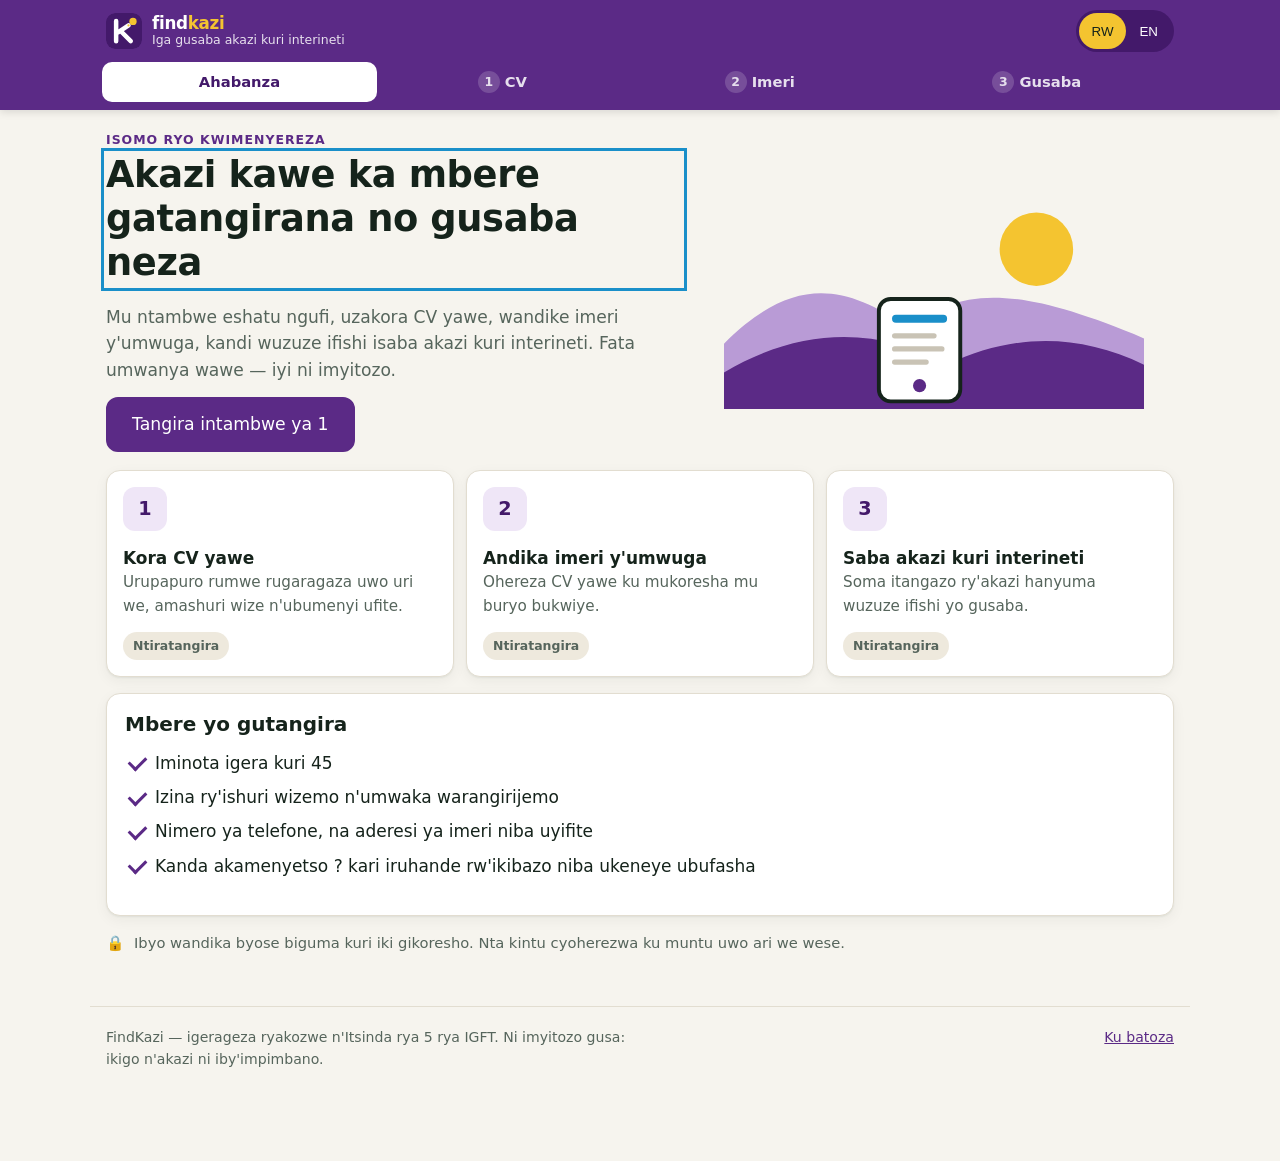
<file: index.html>
<!doctype html>
<html lang="rw">
<head>
  <meta charset="utf-8">
  <meta name="viewport" content="width=device-width, initial-scale=1">
  <meta name="theme-color" content="#5b2a86">
  <title>FindKazi</title>
  <link rel="icon" href="logo/findkazi-icon.svg" type="image/svg+xml">
  <link rel="apple-touch-icon" href="logo/png/findkazi-icon-180.png">
  <link rel="stylesheet" href="css/style.css">
</head>
<body>
  <a class="skip" href="#main" data-i18n="a11y.skip">Skip to content</a>

  <header class="topbar">
    <div class="topbar-inner">
      <a class="brand" href="#home">
        <svg class="brand-mark" viewBox="0 0 64 64" aria-hidden="true"><rect width="64" height="64" rx="16" fill="#43196a"/><circle cx="48" cy="15" r="6.5" fill="#f4c430"/><path d="M18 14V50M22 34 40 22M26 32 44 50" stroke="#fff" stroke-width="8" stroke-linecap="round" fill="none"/><circle cx="40" cy="22" r="2" fill="#f4c430"/></svg>
        <span class="brand-text"><strong class="wordmark" aria-label="findkazi">find<span>kazi</span></strong><small data-i18n="brand.tag">Learn to apply for jobs online</small></span>
      </a>
      <div class="lang" role="group" aria-label="Language / Ururimi">
        <button type="button" data-lang="rw">RW</button>
        <button type="button" data-lang="en">EN</button>
      </div>
    </div>
    <nav class="steps-nav" aria-label="Steps">
      <a href="#home" data-route="home"><span data-i18n="nav.home">Home</span></a>
      <a href="#cv" data-route="cv"><b>1</b><span data-i18n="nav.cv">CV</span></a>
      <a href="#email" data-route="email"><b>2</b><span data-i18n="nav.email">Email</span></a>
      <a href="#apply" data-route="apply"><b>3</b><span data-i18n="nav.apply">Apply</span></a>
    </nav>
  </header>

  <main id="main" tabindex="-1">

    <!-- ============ HOME ============ -->
    <section class="view" id="view-home">
      <div class="hero">
        <div class="hero-text">
          <p class="kicker" data-i18n="home.kicker">Practice session</p>
          <h1 data-i18n="home.title">Your first job starts with a strong application</h1>
          <p class="lead" data-i18n="home.lead"></p>
          <a class="btn btn-primary btn-lg" id="homeCta" href="#cv" data-i18n="home.start">Start step 1</a>
        </div>
        <svg class="hero-art" viewBox="0 0 320 180" aria-hidden="true">
          <circle cx="238" cy="58" r="28" fill="#f4c430"/>
          <path d="M0 130 C50 80 90 82 140 118 C180 88 220 84 320 126 L320 180 L0 180 Z" fill="#b99bd6"/>
          <path d="M0 152 C60 116 120 118 170 146 C220 122 270 122 320 146 L320 180 L0 180 Z" fill="#5b2a86"/>
          <rect x="118" y="96" width="62" height="78" rx="9" fill="#fff" stroke="#15231b" stroke-width="3"/>
          <rect x="128" y="108" width="42" height="6" rx="3" fill="#1a8fc9"/>
          <rect x="128" y="122" width="34" height="4" rx="2" fill="#c9c3b5"/>
          <rect x="128" y="132" width="40" height="4" rx="2" fill="#c9c3b5"/>
          <rect x="128" y="142" width="28" height="4" rx="2" fill="#c9c3b5"/>
          <circle cx="149" cy="162" r="5" fill="#5b2a86"/>
        </svg>
      </div>

      <div class="banner banner-ok" id="allDone" hidden>
        <strong data-i18n="home.allDone">You finished all 3 steps!</strong>
        <span data-i18n="home.allDoneText"></span>
      </div>

      <ol class="step-cards">
        <li><a class="step-card" href="#cv">
          <span class="num">1</span>
          <span class="step-body"><strong data-i18n="step1.title">Make your CV</strong><span data-i18n="step1.desc"></span></span>
          <span class="pill" id="status-cv"></span>
        </a></li>
        <li><a class="step-card" href="#email">
          <span class="num">2</span>
          <span class="step-body"><strong data-i18n="step2.title">Write a professional email</strong><span data-i18n="step2.desc"></span></span>
          <span class="pill" id="status-email"></span>
        </a></li>
        <li><a class="step-card" href="#apply">
          <span class="num">3</span>
          <span class="step-body"><strong data-i18n="step3.title">Apply online</strong><span data-i18n="step3.desc"></span></span>
          <span class="pill" id="status-apply"></span>
        </a></li>
      </ol>

      <div class="card">
        <h2 data-i18n="home.need.title">Before you start</h2>
        <ul class="ticks">
          <li data-i18n="home.need.1"></li>
          <li data-i18n="home.need.2"></li>
          <li data-i18n="home.need.3"></li>
          <li data-i18n="home.need.4"></li>
        </ul>
      </div>
      <p class="privacy" data-i18n="home.private"></p>
    </section>

    <!-- ============ STEP 1: CV ============ -->
    <section class="view" id="view-cv" hidden>
      <header class="view-head">
        <p class="kicker" data-i18n="cv.kicker">Step 1 of 3</p>
        <h1 data-i18n="cv.title">Make your CV</h1>
        <p class="lead" data-i18n="cv.lead"></p>
      </header>

      <details class="card learn" open>
        <summary data-i18n="cv.tips.title">5 rules for a good CV</summary>
        <ol class="rules">
          <li data-i18n="cv.tip1"></li>
          <li data-i18n="cv.tip2"></li>
          <li data-i18n="cv.tip3"></li>
          <li data-i18n="cv.tip4"></li>
          <li data-i18n="cv.tip5"></li>
        </ol>
      </details>

      <div class="builder">
        <form class="builder-form" id="cvForm" autocomplete="off" novalidate>
          <fieldset class="card">
            <legend data-i18n="cv.sec.personal">About you</legend>
            <div class="field">
              <div class="label-row" data-help="f.fullName.help"><label for="cv-fullName" data-i18n="f.fullName">Full name</label></div>
              <input id="cv-fullName" name="fullName" type="text" autocomplete="name" data-i18n-ph="ph.fullName">
            </div>
            <div class="field">
              <div class="label-row" data-help="f.phone.help"><label for="cv-phone" data-i18n="f.phone">Phone number</label></div>
              <input id="cv-phone" name="phone" type="tel" inputmode="tel" placeholder="078 123 4567">
            </div>
            <div class="field">
              <div class="label-row" data-help="f.email.help"><label for="cv-email" data-i18n="f.email">Email address</label></div>
              <input id="cv-email" name="email" type="email" inputmode="email" placeholder="jean.uwase@gmail.com">
            </div>
            <div class="field">
              <div class="label-row"><label for="cv-district" data-i18n="f.district">District where you live</label></div>
              <select id="cv-district" name="district" class="district-select"></select>
            </div>
          </fieldset>

          <fieldset class="card">
            <legend data-i18n="cv.sec.profile">About me</legend>
            <div class="field">
              <div class="label-row" data-help="f.profile.help"><label for="cv-profile" data-i18n="f.profile">About me (2–3 sentences)</label></div>
              <textarea id="cv-profile" name="profile" rows="4"></textarea>
              <button type="button" class="btn btn-ghost btn-sm" id="profileExample" data-i18n="f.profile.example">Use an example</button>
            </div>
          </fieldset>

          <fieldset class="card">
            <legend data-i18n="cv.sec.edu">School</legend>
            <div class="field">
              <div class="label-row"><label for="cv-school" data-i18n="f.school">School name</label></div>
              <input id="cv-school" name="school" type="text" data-i18n-ph="ph.school">
            </div>
            <div class="field">
              <div class="label-row" data-help="f.combination.help"><label for="cv-combination" data-i18n="f.combination">Combination or trade</label></div>
              <input id="cv-combination" name="combination" type="text">
            </div>
            <div class="row-2">
              <div class="field">
                <div class="label-row"><label for="cv-level" data-i18n="f.level">Certificate</label></div>
                <select id="cv-level" name="level" class="level-select"></select>
              </div>
              <div class="field">
                <div class="label-row"><label for="cv-year" data-i18n="f.year">Year you finished</label></div>
                <input id="cv-year" name="year" type="text" inputmode="numeric" maxlength="4" placeholder="2025">
              </div>
            </div>
          </fieldset>

          <fieldset class="card">
            <legend data-i18n="cv.sec.skills">Skills</legend>
            <p class="hint-static" data-i18n="skills.help">Tap all that are true for you.</p>
            <div class="chips" id="skillChips"></div>
            <div class="field">
              <div class="label-row"><label for="cv-otherSkill" data-i18n="f.otherSkill">Another skill</label></div>
              <input id="cv-otherSkill" name="otherSkill" type="text">
            </div>
          </fieldset>

          <fieldset class="card">
            <legend data-i18n="cv.sec.exp">Experience (optional)</legend>
            <p class="hint-static" data-i18n="exp.help"></p>
            <div class="field">
              <div class="label-row"><label for="cv-expRole" data-i18n="f.expRole">What you did</label></div>
              <input id="cv-expRole" name="expRole" type="text" data-i18n-ph="ph.expRole">
            </div>
            <div class="row-2">
              <div class="field">
                <div class="label-row"><label for="cv-expPlace" data-i18n="f.expPlace">Where</label></div>
                <input id="cv-expPlace" name="expPlace" type="text">
              </div>
              <div class="field">
                <div class="label-row"><label for="cv-expWhen" data-i18n="f.expWhen">When</label></div>
                <input id="cv-expWhen" name="expWhen" type="text" placeholder="2024 – 2025">
              </div>
            </div>
            <div class="field">
              <div class="label-row"><label for="cv-expDesc" data-i18n="f.expDesc">One sentence about it</label></div>
              <textarea id="cv-expDesc" name="expDesc" rows="2"></textarea>
            </div>
          </fieldset>

          <fieldset class="card">
            <legend data-i18n="cv.sec.lang">Languages</legend>
            <div class="chips" id="langChips"></div>
          </fieldset>

          <fieldset class="card">
            <legend data-i18n="cv.sec.ref">Reference</legend>
            <p class="hint-static" data-i18n="ref.help"></p>
            <div class="field">
              <div class="label-row"><label for="cv-refName" data-i18n="f.refName">Name and role</label></div>
              <input id="cv-refName" name="refName" type="text" data-i18n-ph="ph.refName">
            </div>
            <div class="field">
              <div class="label-row"><label for="cv-refPhone" data-i18n="f.refPhone">Their phone</label></div>
              <input id="cv-refPhone" name="refPhone" type="tel" inputmode="tel" placeholder="078 000 0000">
            </div>
          </fieldset>
        </form>

        <aside class="preview" id="cvPreviewWrap" aria-labelledby="cvPreviewTitle">
          <div class="preview-bar">
            <h2 id="cvPreviewTitle" data-i18n="cv.preview">Your CV</h2>
            <span class="saved" id="cvSaved" data-i18n="cv.saved">Saved on this device</span>
          </div>
          <div class="field inline">
            <label for="cvOutLang" data-i18n="cv.cvLang">CV language</label>
            <select id="cvOutLang">
              <option value="en">English</option>
              <option value="rw">Ikinyarwanda</option>
            </select>
          </div>
          <div class="paper" id="cvPaper"></div>
          <div class="btn-row">
            <button type="button" class="btn" id="cvPrint" data-i18n="cv.print">Print or save as PDF</button>
            <button type="button" class="btn" id="cvDownload" data-i18n="cv.download">Download</button>
          </div>
          <p class="msg msg-warn" id="cvMissing" hidden data-i18n="cv.missing"></p>
          <button type="button" class="btn btn-primary btn-block" id="cvDone" data-i18n="cv.done">My CV is ready → Step 2</button>
          <button type="button" class="btn btn-ghost btn-sm" id="cvClear" data-i18n="cv.clear">Start again</button>
        </aside>
      </div>
      <a class="jump-preview" href="#cvPreviewWrap" id="jumpPreview" data-i18n="cv.seeMine">See my CV ↓</a>
    </section>

    <!-- ============ STEP 2: EMAIL ============ -->
    <section class="view" id="view-email" hidden>
      <header class="view-head">
        <p class="kicker" data-i18n="em.kicker">Step 2 of 3</p>
        <h1 data-i18n="em.title">Write a professional email</h1>
        <p class="lead" data-i18n="em.lead"></p>
      </header>

      <details class="card learn" open>
        <summary data-i18n="em.parts.title">The 6 parts of a good email</summary>
        <ol class="rules parts">
          <li data-i18n-html="em.part1"></li>
          <li data-i18n-html="em.part2"></li>
          <li data-i18n-html="em.part3"></li>
          <li data-i18n-html="em.part4"></li>
          <li data-i18n-html="em.part5"></li>
          <li data-i18n-html="em.part6"></li>
        </ol>
      </details>

      <details class="card learn">
        <summary data-i18n="em.addr.title">Choose a good email address</summary>
        <div class="compare">
          <div class="bad"><span class="tag" data-i18n="em.addr.bad">Not professional</span><code>sweetboy2000@gmail.com</code><code>queen_baby@yahoo.com</code></div>
          <div class="good"><span class="tag" data-i18n="em.addr.good">Professional</span><code>jean.uwase@gmail.com</code><code>uwase.jean25@gmail.com</code></div>
        </div>
        <p data-i18n="em.addr.note"></p>
      </details>

      <div class="task">
        <h2 data-i18n="em.task.title">Your task</h2>
        <p data-i18n="em.task.text"></p>
        <p class="task-address"><code>jobs@hingamarket.example</code></p>
      </div>

      <form class="mail card" id="mailForm" autocomplete="off" novalidate>
        <div class="mail-row"><label for="em-from" data-i18n="em.from">From</label><input id="em-from" type="email" inputmode="email"></div>
        <div class="mail-row"><label for="em-to" data-i18n="em.to">To</label><input id="em-to" type="email" inputmode="email"></div>
        <div class="mail-row"><label for="em-subject" data-i18n="em.subject">Subject</label><input id="em-subject" type="text"></div>
        <label class="sr-only" for="em-body" data-i18n="em.message">Message</label>
        <textarea id="em-body" rows="11" data-i18n-ph="em.bodyPh"></textarea>
        <div class="mail-foot">
          <label class="attach">
            <input type="checkbox" id="em-attach">
            <span class="attach-off">📎 <span data-i18n="em.attach">Attach my CV</span></span>
            <span class="attach-on">📎 <span id="attachName">CV.pdf</span> ✓</span>
          </label>
        </div>
      </form>

      <div class="btn-row">
        <button type="button" class="btn btn-primary" id="emCheck" data-i18n="em.check">Check my email</button>
        <button type="button" class="btn" id="emExampleBtn" aria-expanded="false" data-i18n="em.example">See an example</button>
      </div>

      <div class="card example" id="emExample" hidden>
        <p class="ex-meta"><span data-i18n="em.to">To</span>: jobs@hingamarket.example</p>
        <p class="ex-meta"><span data-i18n="em.subject">Subject</span>: <span data-i18n="em.ex.subject"></span></p>
        <pre class="ex-body" data-i18n="em.ex.body"></pre>
        <p class="ex-meta">📎 CV_Jean_Uwase.pdf</p>
      </div>

      <div class="card feedback" id="emFeedback" hidden aria-live="polite">
        <div class="score"><strong id="emScore"></strong><div class="bar"><span id="emBar"></span></div></div>
        <ul class="checks" id="emChecks"></ul>
        <button type="button" class="btn btn-primary btn-block" id="emSend" data-i18n="em.send">Send (practice)</button>
        <p class="msg msg-warn" id="emSendBlocked" hidden data-i18n="em.blocked"></p>
      </div>

      <div class="card success" id="emSent" hidden>
        <p class="big-tick" aria-hidden="true">✓</p>
        <h2 data-i18n="em.sent">Practice email sent!</h2>
        <p data-i18n="em.sentText"></p>
        <a class="btn btn-primary" href="#apply" data-i18n="em.next">Go to step 3 →</a>
      </div>
    </section>

    <!-- ============ STEP 3: APPLY ============ -->
    <section class="view" id="view-apply" hidden>
      <header class="view-head">
        <p class="kicker" data-i18n="ap.kicker">Step 3 of 3</p>
        <h1 data-i18n="ap.title">Apply for a job online</h1>
        <p class="lead" data-i18n="ap.lead"></p>
      </header>

      <article class="ad card">
        <p class="ad-badge" data-i18n="ad.badge">Job advert (practice)</p>
        <div class="ad-head">
          <div class="ad-logo" aria-hidden="true">HM</div>
          <div>
            <p class="ad-company">Hinga Market Ltd</p>
            <h2 class="ad-role" data-i18n="ad.role">Customer Service Assistant</h2>
          </div>
        </div>
        <ul class="ad-meta">
          <li>📍 Musanze</li>
          <li>🕘 <span data-i18n="ad.type">Full-time</span></li>
          <li>💰 <span data-i18n="ad.salary">RWF 120,000 / month</span></li>
          <li class="deadline">⏰ <span data-i18n="ad.deadline">Apply before 15 December 2026</span></li>
        </ul>
        <p data-i18n="ad.about"></p>
        <h3 data-i18n="ad.duties">What you will do</h3>
        <ul class="ticks">
          <li data-i18n="ad.d1"></li><li data-i18n="ad.d2"></li><li data-i18n="ad.d3"></li><li data-i18n="ad.d4"></li>
        </ul>
        <h3 data-i18n="ad.req">What we need</h3>
        <ul class="ticks">
          <li data-i18n="ad.r1"></li><li data-i18n="ad.r2"></li><li data-i18n="ad.r3"></li><li data-i18n="ad.r4"></li>
        </ul>
        <h3 data-i18n="ad.how">How to apply</h3>
        <p data-i18n-html="ad.howText"></p>
        <p class="ad-fake" data-i18n="ad.fictional"></p>
      </article>
      <p class="msg msg-tip" data-i18n="ad.tip"></p>

      <form class="card appform" id="apForm" autocomplete="off" novalidate>
        <h2 data-i18n="form.title">Application form</h2>
        <p class="hint-static" data-i18n="form.required"></p>
        <div class="msg msg-err" id="apSummary" hidden role="alert" tabindex="-1"></div>

        <h3 class="form-sec" data-i18n="form.s1">1. Personal details</h3>
        <div class="row-2">
          <div class="field" data-field="firstName">
            <div class="label-row"><label for="ap-firstName" data-i18n="ap.firstName">First name *</label></div>
            <input id="ap-firstName" type="text">
            <p class="err"></p>
          </div>
          <div class="field" data-field="lastName">
            <div class="label-row"><label for="ap-lastName" data-i18n="ap.lastName">Family name *</label></div>
            <input id="ap-lastName" type="text">
            <p class="err"></p>
          </div>
        </div>
        <div class="field" data-field="dob">
          <div class="label-row" data-help="ap.dob.help"><label for="ap-dob" data-i18n="ap.dob">Date of birth *</label></div>
          <input id="ap-dob" type="date">
          <p class="err"></p>
        </div>
        <div class="row-2">
          <div class="field" data-field="phone">
            <div class="label-row" data-help="f.phone.help"><label for="ap-phone" data-i18n="ap.phone">Phone number *</label></div>
            <input id="ap-phone" type="tel" inputmode="tel" placeholder="078 123 4567">
            <p class="err"></p>
          </div>
          <div class="field" data-field="email">
            <div class="label-row"><label for="ap-email" data-i18n="ap.email">Email (if you have one)</label></div>
            <input id="ap-email" type="email" inputmode="email">
            <p class="err"></p>
          </div>
        </div>
        <div class="field" data-field="district">
          <div class="label-row"><label for="ap-district" data-i18n="ap.district">District *</label></div>
          <select id="ap-district" class="district-select"></select>
          <p class="err"></p>
        </div>

        <h3 class="form-sec" data-i18n="form.s2">2. The job</h3>
        <fieldset class="field" data-field="position">
          <legend data-help="ap.position.help"><span data-i18n="ap.position">Which job are you applying for? *</span></legend>
          <label class="opt"><input type="radio" name="position" value="manager"> <span data-i18n="pos.manager"></span></label>
          <label class="opt"><input type="radio" name="position" value="customer"> <span data-i18n="pos.customer"></span></label>
          <label class="opt"><input type="radio" name="position" value="driver"> <span data-i18n="pos.driver"></span></label>
          <p class="err"></p>
        </fieldset>
        <fieldset class="field" data-field="heard">
          <legend><span data-i18n="ap.heard">Where did you see this job? *</span></legend>
          <label class="opt"><input type="radio" name="heard" value="online"> <span data-i18n="heard.online"></span></label>
          <label class="opt"><input type="radio" name="heard" value="radio"> <span data-i18n="heard.radio"></span></label>
          <label class="opt"><input type="radio" name="heard" value="friend"> <span data-i18n="heard.friend"></span></label>
          <label class="opt"><input type="radio" name="heard" value="board"> <span data-i18n="heard.board"></span></label>
          <p class="err"></p>
        </fieldset>

        <h3 class="form-sec" data-i18n="form.s3">3. Education</h3>
        <div class="row-2">
          <div class="field" data-field="level">
            <div class="label-row"><label for="ap-level" data-i18n="ap.level">Highest certificate *</label></div>
            <select id="ap-level" class="level-select"></select>
            <p class="err"></p>
          </div>
          <div class="field" data-field="year">
            <div class="label-row"><label for="ap-year" data-i18n="ap.year">Year finished *</label></div>
            <input id="ap-year" type="text" inputmode="numeric" maxlength="4" placeholder="2025">
            <p class="err"></p>
          </div>
        </div>

        <h3 class="form-sec" data-i18n="form.s4">4. Your CV</h3>
        <fieldset class="field" data-field="cv">
          <legend data-help="ap.cv.help"><span data-i18n="ap.cv">Attach your CV *</span></legend>
          <label class="opt"><input type="radio" name="cvsource" value="made"> <span data-i18n="ap.cvMade"></span></label>
          <label class="opt"><input type="radio" name="cvsource" value="upload"> <span data-i18n="ap.cvUpload"></span></label>
          <input id="ap-file" type="file" accept=".pdf,.doc,.docx,.jpg,.jpeg,.png" hidden>
          <p class="err"></p>
        </fieldset>

        <h3 class="form-sec" data-i18n="form.s5">5. A few questions</h3>
        <div class="field" data-field="motivation">
          <div class="label-row" data-help="ap.motivation.help"><label for="ap-motivation" data-i18n="ap.motivation">Why do you want this job? *</label></div>
          <textarea id="ap-motivation" rows="4"></textarea>
          <p class="err"></p>
        </div>
        <fieldset class="field" data-field="start">
          <legend><span data-i18n="ap.start">When can you start? *</span></legend>
          <label class="opt"><input type="radio" name="start" value="now"> <span data-i18n="start.now"></span></label>
          <label class="opt"><input type="radio" name="start" value="2w"> <span data-i18n="start.2w"></span></label>
          <label class="opt"><input type="radio" name="start" value="1m"> <span data-i18n="start.1m"></span></label>
          <p class="err"></p>
        </fieldset>
        <fieldset class="field" data-field="langs">
          <legend><span data-i18n="ap.langs">Languages you speak *</span></legend>
          <label class="opt"><input type="checkbox" name="aplang" value="rw"> <span data-i18n="lang.rw"></span></label>
          <label class="opt"><input type="checkbox" name="aplang" value="en"> <span data-i18n="lang.en"></span></label>
          <label class="opt"><input type="checkbox" name="aplang" value="fr"> <span data-i18n="lang.fr"></span></label>
          <label class="opt"><input type="checkbox" name="aplang" value="sw"> <span data-i18n="lang.sw"></span></label>
          <p class="err"></p>
        </fieldset>

        <h3 class="form-sec" data-i18n="form.s6">6. Confirm</h3>
        <div class="field" data-field="declare">
          <label class="opt opt-box"><input type="checkbox" id="ap-declare"> <span data-i18n="ap.declare"></span></label>
          <p class="err"></p>
        </div>

        <button type="submit" class="btn btn-primary btn-block btn-lg" data-i18n="ap.submit">Submit application</button>
      </form>

      <div class="card success" id="apDone" hidden tabindex="-1">
        <p class="big-tick" aria-hidden="true">✓</p>
        <h2 data-i18n="ok.title">Application sent!</h2>
        <p data-i18n="ok.text"></p>
        <div class="refbox">
          <span data-i18n="ok.ref">Reference number</span>
          <strong id="apRef"></strong>
          <small data-i18n="ok.refNote"></small>
        </div>
        <h3 data-i18n="ok.next">In real life, what happens next?</h3>
        <ul class="ticks">
          <li data-i18n="ok.n1"></li><li data-i18n="ok.n2"></li><li data-i18n="ok.n3"></li><li data-i18n="ok.n4"></li>
        </ul>
        <a class="btn btn-primary" href="#home" data-i18n="ok.home">Back to home</a>
      </div>
    </section>

    <!-- ============ FACILITATOR ============ -->
    <section class="view" id="view-facilitator" hidden>
      <header class="view-head">
        <p class="kicker" data-i18n="fac.kicker">For the team</p>
        <h1 data-i18n="fac.title">Facilitator guide</h1>
        <p class="lead" data-i18n="fac.lead"></p>
      </header>

      <div class="card assume">
        <h2 data-i18n="fac.assume.title">Assumption we are testing</h2>
        <p data-i18n="fac.assume"></p>
        <p><strong data-i18n="fac.task.label">User task:</strong> <span data-i18n="fac.task"></span></p>
      </div>

      <div class="grid-2">
        <div class="card">
          <h2 data-i18n="fac.plan.title">Session plan</h2>
          <ol class="rules">
            <li data-i18n="fac.p1"></li><li data-i18n="fac.p2"></li><li data-i18n="fac.p3"></li><li data-i18n="fac.p4"></li><li data-i18n="fac.p5"></li>
          </ol>
        </div>
        <div class="card">
          <h2 data-i18n="fac.rules.title">While you observe</h2>
          <ul class="ticks">
            <li data-i18n="fac.r1"></li><li data-i18n="fac.r2"></li><li data-i18n="fac.r3"></li>
          </ul>
        </div>
      </div>

      <div class="card">
        <h2 data-i18n="fac.data.title">What this device recorded</h2>
        <div class="field inline">
          <label for="facCode" data-i18n="fac.participant">Participant code</label>
          <input id="facCode" type="text" placeholder="P1" maxlength="12">
        </div>
        <div class="table-wrap">
          <table class="stats">
            <thead><tr><th></th><th data-i18n="nav.cv">CV</th><th data-i18n="nav.email">Email</th><th data-i18n="nav.apply">Apply</th></tr></thead>
            <tbody id="facStats"></tbody>
          </table>
        </div>
      </div>

      <div class="card">
        <h2 data-i18n="fac.obs.title">Your observation</h2>
        <div id="facObs"></div>
        <h3 data-i18n="fac.q.title">Questions to ask after</h3>
        <ol class="rules">
          <li data-i18n="fac.q1"></li><li data-i18n="fac.q2"></li><li data-i18n="fac.q3"></li><li data-i18n="fac.q4"></li>
        </ol>
        <div class="field">
          <div class="label-row"><label for="facNotes" data-i18n="fac.notes">Notes</label></div>
          <textarea id="facNotes" rows="6"></textarea>
        </div>
        <div class="btn-row">
          <button type="button" class="btn btn-primary" id="facSend" data-i18n="fac.send" hidden>Send to Google Sheet</button>
          <button type="button" class="btn btn-primary" id="facExport" data-i18n="fac.export">Download results</button>
          <button type="button" class="btn btn-danger" id="facReset" data-i18n="fac.reset">Reset for next participant</button>
        </div>
        <p class="msg msg-tip" id="facSent" role="status" hidden></p>
        <p class="msg msg-tip" id="facCopied" hidden></p>
        <label class="sr-only" for="facOut" data-i18n="fac.data.title">Results</label>
        <textarea id="facOut" rows="10" readonly hidden></textarea>
      </div>
    </section>
  </main>

  <footer class="foot">
    <p data-i18n="foot.text"></p>
    <a href="#facilitator" data-i18n="nav.fac">For facilitators</a>
  </footer>

  <script src="js/config.js"></script>
  <script src="js/i18n.js"></script>
  <script src="js/app.js"></script>
</body>
</html>
</file>
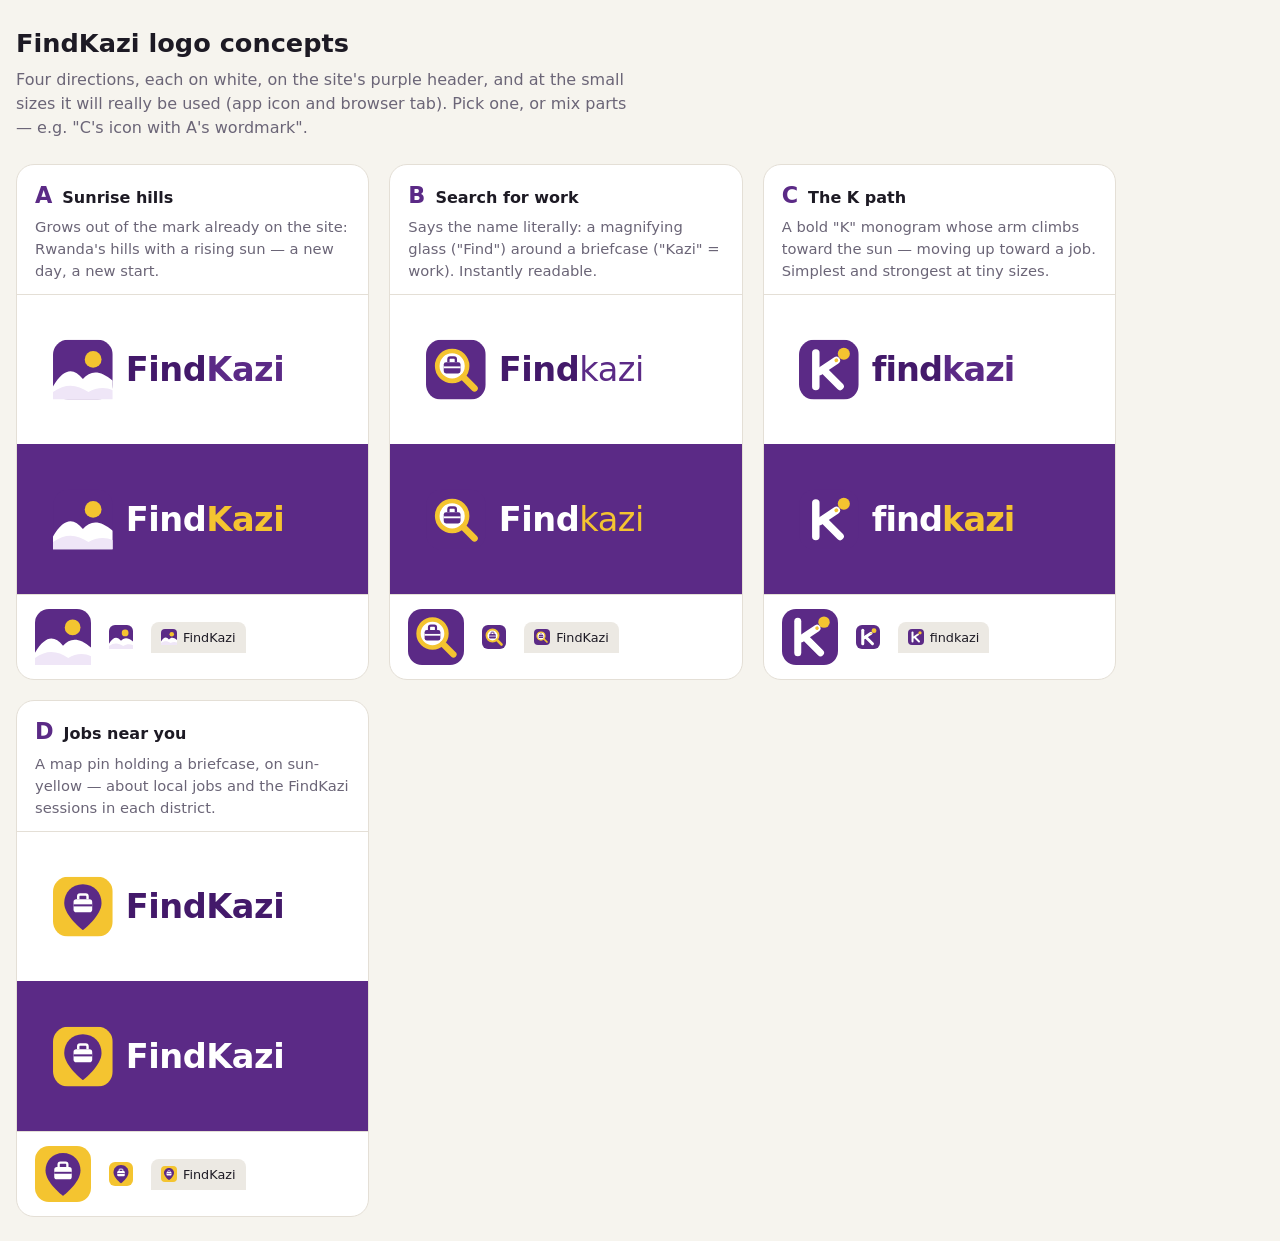
<file: logo/concepts.html>
<!doctype html>
<html lang="en">
<head>
<meta charset="utf-8">
<meta name="viewport" content="width=device-width, initial-scale=1">
<title>FindKazi logo concepts</title>
<style>
  :root { --brand:#5b2a86; --brand-d:#43196a; --soft:#efe6f7; --sun:#f4c430; --ink:#1d1a24; --muted:#6b6577; --bg:#f6f4ee; --card:#fff; --line:#e4dfd6; }
  * { box-sizing: border-box; }
  body { margin:0; background:var(--bg); color:var(--ink); font:16px/1.5 system-ui,-apple-system,"Segoe UI",Roboto,sans-serif; padding: 24px max(16px, env(safe-area-inset-left,0px)); }
  h1 { font-size:1.6rem; margin:0 0 .2em; }
  .lede { color:var(--muted); margin:0 0 24px; max-width:60ch; }
  .grid { display:grid; grid-template-columns:repeat(auto-fit,minmax(320px,1fr)); gap:20px; max-width:1100px; }
  .concept { background:var(--card); border:1px solid var(--line); border-radius:18px; overflow:hidden; display:flex; flex-direction:column; }
  .concept header { padding:14px 18px 0; display:flex; align-items:baseline; gap:10px; }
  .concept header b { font-size:1.4rem; color:var(--brand); }
  .concept header span { font-weight:700; }
  .concept p { margin:4px 18px 12px; color:var(--muted); font-size:.92rem; }
  .stage { padding:28px 18px; display:flex; justify-content:center; align-items:center; min-height:150px; }
  .stage.light { background:#fff; border-top:1px solid var(--line); }
  .stage.dark { background:var(--brand); }
  .stage svg.lockup { width:100%; max-width:280px; height:auto; }
  .small { display:flex; gap:18px; align-items:center; padding:14px 18px; border-top:1px solid var(--line); color:var(--muted); font-size:.85rem; }
  .small svg { flex:none; }
  .tab { display:flex; align-items:center; gap:6px; background:#ece9e3; border-radius:8px 8px 0 0; padding:6px 10px; font-size:.8rem; color:var(--ink); }
</style>
</head>
<body>
<h1>FindKazi logo concepts</h1>
<p class="lede">Four directions, each on white, on the site's purple header, and at the small sizes it will really be used (app icon and browser tab). Pick one, or mix parts — e.g. "C's icon with A's wordmark".</p>

<svg width="0" height="0" style="position:absolute" aria-hidden="true">
  <defs>
    <!-- A: sun over hills (evolved from current header mark) -->
    <symbol id="iconA" viewBox="0 0 64 64">
      <rect width="64" height="64" rx="16" fill="#5b2a86"/>
      <circle cx="43" cy="21" r="9" fill="#f4c430"/>
      <path d="M0 50 C12 30 22 30 32 42 C40 33 50 32 64 44 V64 H0Z" fill="#fff"/>
      <path d="M0 56 C14 46 26 48 38 56 C46 51 56 50 64 54 V64 H0Z" fill="#efe6f7"/>
    </symbol>
    <!-- B: magnifier with briefcase inside -->
    <symbol id="iconB" viewBox="0 0 64 64">
      <rect width="64" height="64" rx="16" fill="#5b2a86"/>
      <circle cx="28" cy="28" r="16" fill="#fff"/>
      <circle cx="28" cy="28" r="16" fill="none" stroke="#f4c430" stroke-width="5"/>
      <path d="M40 40 L52 52" stroke="#f4c430" stroke-width="7" stroke-linecap="round"/>
      <rect x="19" y="24" width="18" height="12" rx="2.5" fill="#5b2a86"/>
      <path d="M24 24 v-3 a2 2 0 0 1 2-2 h4 a2 2 0 0 1 2 2 v3" fill="none" stroke="#5b2a86" stroke-width="2.5"/>
      <rect x="19" y="28.5" width="18" height="2" fill="#fff"/>
    </symbol>
    <!-- C: K monogram whose upper arm is a path climbing to the sun -->
    <symbol id="iconC" viewBox="0 0 64 64">
      <rect width="64" height="64" rx="16" fill="#5b2a86"/>
      <circle cx="48" cy="15" r="6.5" fill="#f4c430"/>
      <path d="M18 14 V50" stroke="#fff" stroke-width="8" stroke-linecap="round"/>
      <path d="M22 34 L40 22" stroke="#fff" stroke-width="8" stroke-linecap="round"/>
      <path d="M26 32 L44 50" stroke="#fff" stroke-width="8" stroke-linecap="round"/>
      <path d="M40 22 L44 19" stroke="#f4c430" stroke-width="4" stroke-linecap="round" stroke-dasharray="0.1 6"/>
    </symbol>
    <!-- D: location pin with briefcase (jobs near you) -->
    <symbol id="iconD" viewBox="0 0 64 64">
      <rect width="64" height="64" rx="16" fill="#f4c430"/>
      <path d="M32 8 C20 8 12 17 12 28 C12 42 32 57 32 57 C32 57 52 42 52 28 C52 17 44 8 32 8Z" fill="#5b2a86"/>
      <rect x="22" y="24" width="20" height="14" rx="3" fill="#fff"/>
      <path d="M27 24 v-3 a2 2 0 0 1 2-2 h6 a2 2 0 0 1 2 2 v3" fill="none" stroke="#fff" stroke-width="2.6"/>
      <rect x="22" y="29.5" width="20" height="2.2" fill="#5b2a86"/>
    </symbol>
  </defs>
</svg>

<div class="grid">

  <!-- A -->
  <section class="concept">
    <header><b>A</b><span>Sunrise hills</span></header>
    <p>Grows out of the mark already on the site: Rwanda's hills with a rising sun — a new day, a new start.</p>
    <div class="stage light">
      <svg class="lockup" viewBox="0 0 300 70" role="img" aria-label="FindKazi">
        <use href="#iconA" x="0" y="3" width="64" height="64"/>
        <text x="78" y="47" font-family="system-ui,-apple-system,'Segoe UI',Roboto,sans-serif" font-weight="800" font-size="36" letter-spacing="-0.5"><tspan fill="#43196a">Find</tspan><tspan fill="#5b2a86">Kazi</tspan></text>
      </svg>
    </div>
    <div class="stage dark">
      <svg class="lockup" viewBox="0 0 300 70" role="img" aria-label="FindKazi">
        <use href="#iconA" x="0" y="3" width="64" height="64"/>
        <text x="78" y="47" font-family="system-ui,-apple-system,'Segoe UI',Roboto,sans-serif" font-weight="800" font-size="36" letter-spacing="-0.5"><tspan fill="#fff">Find</tspan><tspan fill="#f4c430">Kazi</tspan></text>
      </svg>
    </div>
    <div class="small"><svg width="56" height="56"><use href="#iconA"/></svg><svg width="24" height="24"><use href="#iconA"/></svg><span class="tab"><svg width="16" height="16"><use href="#iconA"/></svg>FindKazi</span></div>
  </section>

  <!-- B -->
  <section class="concept">
    <header><b>B</b><span>Search for work</span></header>
    <p>Says the name literally: a magnifying glass ("Find") around a briefcase ("Kazi" = work). Instantly readable.</p>
    <div class="stage light">
      <svg class="lockup" viewBox="0 0 300 70" role="img" aria-label="FindKazi">
        <use href="#iconB" x="0" y="3" width="64" height="64"/>
        <text x="78" y="47" font-family="system-ui,-apple-system,'Segoe UI',Roboto,sans-serif" font-weight="800" font-size="36" letter-spacing="-0.5" fill="#43196a">Find<tspan fill="#5b2a86" font-weight="400">kazi</tspan></text>
      </svg>
    </div>
    <div class="stage dark">
      <svg class="lockup" viewBox="0 0 300 70" role="img" aria-label="FindKazi">
        <use href="#iconB" x="0" y="3" width="64" height="64"/>
        <text x="78" y="47" font-family="system-ui,-apple-system,'Segoe UI',Roboto,sans-serif" font-weight="800" font-size="36" letter-spacing="-0.5" fill="#fff">Find<tspan fill="#f4c430" font-weight="400">kazi</tspan></text>
      </svg>
    </div>
    <div class="small"><svg width="56" height="56"><use href="#iconB"/></svg><svg width="24" height="24"><use href="#iconB"/></svg><span class="tab"><svg width="16" height="16"><use href="#iconB"/></svg>FindKazi</span></div>
  </section>

  <!-- C -->
  <section class="concept">
    <header><b>C</b><span>The K path</span></header>
    <p>A bold "K" monogram whose arm climbs toward the sun — moving up toward a job. Simplest and strongest at tiny sizes.</p>
    <div class="stage light">
      <svg class="lockup" viewBox="0 0 300 70" role="img" aria-label="findkazi">
        <use href="#iconC" x="0" y="3" width="64" height="64"/>
        <text x="78" y="47" font-family="system-ui,-apple-system,'Segoe UI',Roboto,sans-serif" font-weight="800" font-size="36" letter-spacing="-1" fill="#43196a">find<tspan fill="#5b2a86">kazi</tspan></text>
      </svg>
    </div>
    <div class="stage dark">
      <svg class="lockup" viewBox="0 0 300 70" role="img" aria-label="findkazi">
        <use href="#iconC" x="0" y="3" width="64" height="64"/>
        <text x="78" y="47" font-family="system-ui,-apple-system,'Segoe UI',Roboto,sans-serif" font-weight="800" font-size="36" letter-spacing="-1" fill="#fff">find<tspan fill="#f4c430">kazi</tspan></text>
      </svg>
    </div>
    <div class="small"><svg width="56" height="56"><use href="#iconC"/></svg><svg width="24" height="24"><use href="#iconC"/></svg><span class="tab"><svg width="16" height="16"><use href="#iconC"/></svg>findkazi</span></div>
  </section>

  <!-- D -->
  <section class="concept">
    <header><b>D</b><span>Jobs near you</span></header>
    <p>A map pin holding a briefcase, on sun-yellow — about local jobs and the FindKazi sessions in each district.</p>
    <div class="stage light">
      <svg class="lockup" viewBox="0 0 300 70" role="img" aria-label="FindKazi">
        <use href="#iconD" x="0" y="3" width="64" height="64"/>
        <text x="78" y="47" font-family="system-ui,-apple-system,'Segoe UI',Roboto,sans-serif" font-weight="800" font-size="36" letter-spacing="-0.5" fill="#43196a">FindKazi</text>
      </svg>
    </div>
    <div class="stage dark">
      <svg class="lockup" viewBox="0 0 300 70" role="img" aria-label="FindKazi">
        <use href="#iconD" x="0" y="3" width="64" height="64"/>
        <text x="78" y="47" font-family="system-ui,-apple-system,'Segoe UI',Roboto,sans-serif" font-weight="800" font-size="36" letter-spacing="-0.5" fill="#fff">FindKazi</text>
      </svg>
    </div>
    <div class="small"><svg width="56" height="56"><use href="#iconD"/></svg><svg width="24" height="24"><use href="#iconD"/></svg><span class="tab"><svg width="16" height="16"><use href="#iconD"/></svg>FindKazi</span></div>
  </section>

</div>
</body>
</html>
</file>
<file: css/style.css>
/* Digital Job Club — phone-first, no external assets */
:root {
  --ink: #15231b;
  --muted: #56655c;
  --bg: #f6f4ee;
  --card: #ffffff;
  --line: #e2ddd0;
  --brand: #5b2a86;
  --brand-d: #43196a;
  --brand-soft: #efe6f7;
  --ok: #1f7a4a;
  --ok-soft: #e4f1e9;
  --sky: #1a8fc9;
  --sky-soft: #e3f2fa;
  --sun: #f4c430;
  --sun-soft: #fdf4d4;
  --red: #b3261e;
  --red-soft: #fbe9e7;
  --radius: 14px;
  --shadow: 0 1px 2px rgba(21, 35, 27, .06), 0 4px 14px rgba(21, 35, 27, .05);
  --tap: 48px;
}

* { box-sizing: border-box; }
html { -webkit-text-size-adjust: 100%; scroll-behavior: smooth; }
body {
  margin: 0;
  font: 17px/1.55 system-ui, -apple-system, "Segoe UI", Roboto, "Noto Sans", Ubuntu, sans-serif;
  color: var(--ink);
  background: var(--bg);
}
h1, h2, h3 { line-height: 1.2; margin: 0 0 .5em; }
h1 { font-size: clamp(1.6rem, 5vw, 2.3rem); letter-spacing: -.01em; }
h2 { font-size: 1.25rem; }
h3 { font-size: 1.05rem; margin-top: 1.2em; }
p { margin: 0 0 .8em; }
a { color: var(--brand); }
code { font: .95em ui-monospace, SFMono-Regular, Menlo, Consolas, monospace; }
[hidden] { display: none !important; }

.skip { position: absolute; left: -999px; top: 8px; background: var(--ink); color: #fff; padding: 8px 12px; border-radius: 8px; z-index: 99; }
.skip:focus { left: 8px; }
.sr-only { position: absolute; width: 1px; height: 1px; overflow: hidden; clip: rect(0 0 0 0); white-space: nowrap; }
:focus-visible { outline: 3px solid var(--sky); outline-offset: 2px; }

/* ---------- Header ---------- */
.topbar { position: sticky; top: 0; z-index: 20; background: var(--brand); color: #fff; box-shadow: 0 2px 8px rgba(0,0,0,.12); }
.topbar-inner { max-width: 1100px; margin: 0 auto; padding: 10px 16px; display: flex; align-items: center; justify-content: space-between; gap: 12px; }
.brand { display: flex; align-items: center; gap: 10px; color: #fff; text-decoration: none; min-width: 0; }
.brand-mark { width: 36px; height: 36px; flex: none; border-radius: 9px; }
.wordmark { font-weight: 800; letter-spacing: -.02em; }
.wordmark span { color: var(--sun); }
.brand-text { display: flex; flex-direction: column; line-height: 1.15; min-width: 0; }
.brand-text strong { font-size: 1.05rem; }
.brand-text small { opacity: .85; font-size: .78rem; white-space: nowrap; overflow: hidden; text-overflow: ellipsis; }
.lang { display: flex; background: var(--brand-d); border-radius: 999px; padding: 3px; flex: none; }
.lang button { border: 0; background: transparent; color: #fff; font: 700 .85rem/1 inherit; padding: 9px 13px; border-radius: 999px; cursor: pointer; min-height: 36px; }
.lang button[aria-pressed="true"] { background: var(--sun); color: var(--ink); }

.steps-nav { max-width: 1100px; margin: 0 auto; display: flex; gap: 4px; padding: 0 12px 8px; overflow-x: auto; scrollbar-width: none; }
.steps-nav::-webkit-scrollbar { display: none; }
.steps-nav a { flex: 1 0 auto; display: flex; align-items: center; justify-content: center; gap: 5px; color: #fff; text-decoration: none; padding: 8px 8px; border-radius: 10px; font-weight: 600; font-size: .86rem; opacity: .85; min-height: 40px; white-space: nowrap; }
@media (max-width: 380px) { .steps-nav { padding: 0 6px 8px; gap: 2px; } .steps-nav a { padding: 8px 6px; } }
@media (min-width: 480px) { .steps-nav a { padding: 8px 12px; font-size: .92rem; } }
.steps-nav a b { display: inline-grid; place-items: center; width: 22px; height: 22px; border-radius: 50%; background: rgba(255,255,255,.2); font-size: .78rem; }
.steps-nav a.done b { background: var(--sun); color: var(--ink); }
.steps-nav a.active { background: #fff; color: var(--brand-d); opacity: 1; }
.steps-nav a.active b { background: var(--brand); color: #fff; }

/* ---------- Layout ---------- */
main { max-width: 1100px; margin: 0 auto; padding: 20px 16px 40px; outline: none; }
.view-head { margin: 4px 0 18px; }
.kicker { text-transform: uppercase; letter-spacing: .08em; font-size: .78rem; font-weight: 700; color: var(--brand); margin-bottom: .3em; }
.lead { font-size: 1.07rem; color: var(--muted); max-width: 60ch; }

.card { background: var(--card); border: 1px solid var(--line); border-radius: var(--radius); padding: 18px; margin: 0 0 16px; box-shadow: var(--shadow); }
fieldset.card { min-width: 0; }
fieldset.card > legend { font-weight: 700; font-size: 1.1rem; padding: 0 6px; margin-left: -6px; }
.grid-2 { display: grid; gap: 16px; }
.grid-2 > .card { margin: 0; }

/* ---------- Buttons ---------- */
.btn { display: inline-flex; align-items: center; justify-content: center; gap: 6px; min-height: var(--tap); padding: 10px 18px; border-radius: 12px; border: 2px solid var(--brand); background: #fff; color: var(--brand-d); font: 700 1rem/1.2 inherit; text-decoration: none; cursor: pointer; text-align: center; }
.btn:hover { background: var(--brand-soft); }
.btn-primary { background: var(--brand); color: #fff; }
.btn-primary:hover { background: var(--brand-d); }
.btn-ghost { border-color: transparent; background: transparent; color: var(--brand); padding-left: 6px; padding-right: 6px; }
.btn-danger { border-color: var(--red); color: var(--red); }
.btn-danger:hover { background: var(--red-soft); }
.btn-sm { min-height: 40px; font-size: .92rem; }
.btn-lg { min-height: 54px; font-size: 1.08rem; padding: 12px 24px; }
.btn-block { width: 100%; }
.btn-row { display: flex; flex-wrap: wrap; gap: 10px; margin: 12px 0; }
.btn-row .btn { flex: 1 1 160px; }

/* ---------- Home ---------- */
.hero { display: grid; gap: 12px; align-items: center; margin-bottom: 18px; }
.hero-art { width: 100%; max-width: 420px; justify-self: center; }
.step-cards { list-style: none; padding: 0; margin: 0 0 16px; display: grid; gap: 12px; }
.step-card { display: flex; align-items: center; gap: 14px; padding: 16px; background: var(--card); border: 1px solid var(--line); border-radius: var(--radius); color: inherit; text-decoration: none; box-shadow: var(--shadow); min-height: 84px; }
.step-card:hover { border-color: var(--brand); }
.step-card .num { flex: none; display: grid; place-items: center; width: 44px; height: 44px; border-radius: 12px; background: var(--brand-soft); color: var(--brand-d); font-weight: 800; font-size: 1.2rem; }
.step-body { display: flex; flex-direction: column; flex: 1; min-width: 0; }
.step-body strong { font-size: 1.06rem; }
.step-body span { color: var(--muted); font-size: .95rem; }
.pill { flex: none; font-size: .78rem; font-weight: 700; padding: 4px 10px; border-radius: 999px; background: #eee9dd; color: var(--muted); }
.pill.done { background: var(--brand); color: #fff; }
.privacy { font-size: .92rem; color: var(--muted); padding-left: 28px; position: relative; }
.privacy::before { content: "🔒"; position: absolute; left: 0; }

.banner { border-radius: var(--radius); padding: 14px 16px; margin-bottom: 16px; display: flex; flex-direction: column; gap: 2px; }
.banner-ok { background: var(--sun-soft); border: 2px solid var(--sun); }

.ticks { list-style: none; padding: 0; margin: 0 0 .8em; }
.ticks li { position: relative; padding: 4px 0 4px 30px; }
.ticks li::before { content: ""; position: absolute; left: 4px; top: .62em; width: 14px; height: 8px; border-left: 3px solid var(--brand); border-bottom: 3px solid var(--brand); transform: rotate(-45deg); }

.rules { margin: 0; padding-left: 0; list-style: none; counter-reset: r; }
.rules li { counter-increment: r; position: relative; padding: 6px 0 6px 40px; }
.rules li::before { content: counter(r); position: absolute; left: 0; top: 5px; width: 28px; height: 28px; border-radius: 50%; background: var(--sun-soft); color: var(--ink); font-weight: 800; font-size: .9rem; display: grid; place-items: center; border: 2px solid var(--sun); }

details.learn > summary { cursor: pointer; font-weight: 700; font-size: 1.1rem; list-style: none; display: flex; justify-content: space-between; align-items: center; min-height: 32px; }
details.learn > summary::-webkit-details-marker { display: none; }
details.learn > summary::after { content: "+"; font-size: 1.5rem; color: var(--brand); line-height: 1; }
details.learn[open] > summary::after { content: "–"; }
details.learn[open] > summary { margin-bottom: 10px; }

/* ---------- Forms ---------- */
.field { margin: 0 0 14px; border: 0; padding: 0; min-width: 0; }
fieldset.field { margin-bottom: 16px; }
fieldset.field > legend { font-weight: 600; padding: 0; margin-bottom: 6px; display: flex; align-items: center; gap: 8px; width: 100%; }
.label-row { display: flex; align-items: center; gap: 8px; margin-bottom: 5px; }
.label-row label, .field.inline label { font-weight: 600; }
input[type=text], input[type=tel], input[type=email], input[type=date], select, textarea {
  width: 100%; min-height: var(--tap); padding: 10px 12px; font: inherit; color: inherit;
  background: #fff; border: 2px solid #cfc8b8; border-radius: 10px;
}
textarea { resize: vertical; min-height: 96px; }
input:focus, select:focus, textarea:focus { border-color: var(--sky); outline: none; box-shadow: 0 0 0 3px var(--sky-soft); }
.row-2 { display: grid; gap: 0 14px; }
.field.inline { display: flex; align-items: center; gap: 10px; flex-wrap: wrap; }
.field.inline select, .field.inline input { width: auto; min-width: 140px; flex: 1; }
.hint-static { color: var(--muted); font-size: .95rem; }

.help-btn { flex: none; width: 30px; height: 30px; border-radius: 50%; border: 2px solid var(--sky); background: #fff; color: var(--sky); font: 800 .95rem/1 inherit; cursor: pointer; padding: 0; }
.help-btn[aria-expanded="true"] { background: var(--sky); color: #fff; }
.hint { background: var(--sky-soft); border-left: 4px solid var(--sky); padding: 8px 12px; border-radius: 0 8px 8px 0; font-size: .95rem; margin: 0 0 8px; }

.chips { display: flex; flex-wrap: wrap; gap: 8px; margin-bottom: 14px; }
.chip { position: relative; }
.chip input { position: absolute; opacity: 0; inset: 0; margin: 0; cursor: pointer; }
.chip span { display: inline-flex; align-items: center; min-height: 44px; padding: 8px 14px; border-radius: 999px; border: 2px solid #cfc8b8; background: #fff; font-size: .95rem; font-weight: 600; }
.chip input:checked + span { background: var(--brand); border-color: var(--brand); color: #fff; }
.chip input:checked + span::before { content: "✓ "; white-space: pre; }
.chip input:focus-visible + span { outline: 3px solid var(--sky); outline-offset: 2px; }

.opt { display: flex; align-items: center; gap: 12px; min-height: var(--tap); padding: 8px 12px; border: 2px solid var(--line); border-radius: 10px; margin-bottom: 8px; cursor: pointer; background: #fff; }
.opt:has(input:checked) { border-color: var(--brand); background: var(--brand-soft); }
.opt input { width: 22px; height: 22px; accent-color: var(--brand); flex: none; margin: 0; }
.opt-box { align-items: flex-start; }
.opt-box input { margin-top: 2px; }

.err { color: var(--red); font-weight: 600; font-size: .93rem; margin: 6px 0 0; }
.err:empty { display: none; }
.field.invalid input, .field.invalid select, .field.invalid textarea { border-color: var(--red); background: #fffafa; }
.field.invalid .opt { border-color: #e7b4b0; }

.msg { border-radius: 10px; padding: 12px 14px; margin: 12px 0; font-weight: 500; }
.msg-warn { background: var(--sun-soft); border: 1px solid var(--sun); }
.msg-err { background: var(--red-soft); border: 1px solid #f0b8b3; color: #7d1a14; font-weight: 600; }
.msg-tip { background: var(--sky-soft); border: 1px solid #b6dcf0; }
.msg-tip::before { content: "💡 "; }

.form-sec { margin-top: 1.6em; padding-top: 1em; border-top: 1px solid var(--line); color: var(--brand-d); }
.appform h2 + .hint-static + .msg + .form-sec, .appform .form-sec:first-of-type { border-top: 0; padding-top: 0; margin-top: .8em; }

/* ---------- CV builder ---------- */
.builder { display: grid; gap: 16px; }
.preview { background: #ebe6d9; border-radius: var(--radius); padding: 16px; align-self: start; }
.preview-bar { display: flex; justify-content: space-between; align-items: baseline; gap: 8px; flex-wrap: wrap; }
.preview-bar h2 { margin: 0; }
.saved { font-size: .82rem; color: var(--brand); font-weight: 600; opacity: 0; transition: opacity .3s; }
.saved.show { opacity: 1; }
.preview .field.inline { margin: 10px 0; }
.jump-preview { position: fixed; right: 16px; bottom: 16px; z-index: 15; background: var(--ink); color: #fff; text-decoration: none; font-weight: 700; padding: 12px 18px; border-radius: 999px; box-shadow: 0 6px 18px rgba(0,0,0,.25); }

.paper { background: #fff; border-radius: 6px; padding: 24px 22px; box-shadow: 0 2px 10px rgba(0,0,0,.1); font-size: .92rem; line-height: 1.45; color: #1b1b1b; min-height: 320px; }
.cv-name { font-size: 1.55rem; font-weight: 800; margin: 0; color: #2a1240; letter-spacing: -.01em; }
.cv-name.empty { color: #b9b3a6; }
.cv-contact { color: #555; margin: 4px 0 12px; font-size: .88rem; }
.cv-contact span + span::before { content: " · "; color: #aaa; }
.cv-h { font-size: .78rem; text-transform: uppercase; letter-spacing: .1em; color: var(--brand); border-bottom: 2px solid var(--brand); padding-bottom: 3px; margin: 16px 0 8px; font-weight: 800; }
.cv-item strong { display: block; }
.cv-item .cv-sub { color: #555; }
.cv-list { margin: 0; padding-left: 18px; }
.cv-tags { display: flex; flex-wrap: wrap; gap: 6px; }
.cv-tags span { background: #f3ecfa; border-radius: 4px; padding: 2px 8px; }
.cv-placeholder { color: #a8a294; font-style: italic; }

/* ---------- Email ---------- */
.parts li code, .parts li em { background: var(--sun-soft); padding: 1px 6px; border-radius: 4px; font-style: normal; }
.compare { display: grid; gap: 10px; margin-bottom: 12px; }
.compare > div { border-radius: 10px; padding: 12px; display: flex; flex-direction: column; gap: 4px; }
.compare .bad { background: var(--red-soft); }
.compare .good { background: var(--ok-soft); }
.compare .tag { font-weight: 800; font-size: .85rem; }
.compare .bad .tag { color: var(--red); }
.compare .bad .tag::before { content: "✗ "; }
.compare .good .tag { color: var(--ok); }
.compare .good .tag::before { content: "✓ "; }
.compare code { word-break: break-all; }

.task { background: var(--sun-soft); border: 2px dashed var(--sun); border-radius: var(--radius); padding: 16px 18px; margin-bottom: 16px; }
.task h2 { margin-bottom: .3em; }
.task-address code { background: #fff; padding: 6px 10px; border-radius: 6px; display: inline-block; font-size: 1rem; user-select: all; word-break: break-all; }

.mail { padding: 0; overflow: hidden; }
.mail-row { display: flex; align-items: center; border-bottom: 1px solid var(--line); padding: 0 14px; }
.mail-row label { flex: none; width: 92px; color: var(--muted); font-size: .92rem; font-weight: 600; }
.mail-row input { border: 0 !important; box-shadow: none !important; padding-left: 0; border-radius: 0; background: transparent; }
.mail textarea { border: 0; border-radius: 0; min-height: 240px; padding: 14px; }
.mail textarea:focus { box-shadow: inset 0 0 0 3px var(--sky-soft); }
.mail-foot { border-top: 1px solid var(--line); padding: 10px 14px; background: #faf8f3; }
.attach { position: relative; display: inline-flex; cursor: pointer; }
.attach input { position: absolute; opacity: 0; inset: 0; margin: 0; cursor: pointer; }
.attach > span { display: inline-flex; align-items: center; gap: 6px; min-height: 44px; padding: 8px 14px; border-radius: 10px; border: 2px dashed #b9b2a2; font-weight: 600; }
.attach .attach-on { display: none; border-style: solid; border-color: var(--brand); background: var(--brand-soft); color: var(--brand-d); }
.attach input:checked ~ .attach-off { display: none; }
.attach input:checked ~ .attach-on { display: inline-flex; }
.attach input:focus-visible ~ span { outline: 3px solid var(--sky); outline-offset: 2px; }

.example { background: #fbfaf6; }
.ex-meta { color: var(--muted); font-size: .93rem; margin-bottom: 4px; }
.ex-body { white-space: pre-wrap; font: inherit; background: #fff; border: 1px solid var(--line); border-radius: 8px; padding: 14px; margin: 10px 0; }

.feedback .score { margin-bottom: 10px; }
.bar { height: 10px; background: #eee9dd; border-radius: 999px; overflow: hidden; margin-top: 6px; }
.bar span { display: block; height: 100%; background: var(--brand); width: 0; transition: width .4s; border-radius: 999px; }
.checks { list-style: none; padding: 0; margin: 0 0 14px; }
.checks li { display: flex; gap: 10px; padding: 9px 0; border-bottom: 1px solid var(--line); }
.checks li:last-child { border-bottom: 0; }
.checks .ic { flex: none; width: 26px; height: 26px; border-radius: 50%; display: grid; place-items: center; font-weight: 800; font-size: .85rem; color: #fff; }
.checks .ok .ic { background: var(--ok); }
.checks .no .ic { background: var(--red); }

.success { text-align: center; border: 2px solid var(--brand); }
.success .ticks { text-align: left; max-width: 520px; margin: 0 auto 1em; }
.big-tick { width: 64px; height: 64px; border-radius: 50%; background: var(--brand); color: #fff; font-size: 2rem; display: grid; place-items: center; margin: 4px auto 12px; }
.refbox { display: inline-flex; flex-direction: column; gap: 2px; background: var(--sun-soft); border: 2px solid var(--sun); border-radius: 12px; padding: 12px 20px; margin: 6px 0 8px; }
.refbox strong { font: 800 1.4rem ui-monospace, Menlo, Consolas, monospace; letter-spacing: .05em; }
.refbox small { color: var(--muted); max-width: 32ch; }

/* ---------- Job ad ---------- */
.ad { border-top: 6px solid var(--sky); }
.ad-badge { display: inline-block; font-size: .75rem; font-weight: 800; text-transform: uppercase; letter-spacing: .08em; background: var(--sky-soft); color: #0e5f88; padding: 4px 10px; border-radius: 999px; }
.ad-head { display: flex; gap: 14px; align-items: center; margin: 6px 0 12px; }
.ad-logo { flex: none; width: 56px; height: 56px; border-radius: 14px; background: var(--brand); color: var(--sun); font-weight: 900; font-size: 1.3rem; display: grid; place-items: center; }
.ad-company { margin: 0; color: var(--muted); font-weight: 600; }
.ad-role { margin: 0; font-size: 1.35rem; }
.ad-meta { list-style: none; padding: 0; margin: 0 0 14px; display: flex; flex-wrap: wrap; gap: 8px; }
.ad-meta li { background: #f2efe6; border-radius: 8px; padding: 6px 10px; font-size: .93rem; font-weight: 600; }
.ad-meta .deadline { background: var(--red-soft); color: #7d1a14; }
.ad-fake { font-size: .85rem; color: var(--muted); font-style: italic; margin-top: 12px; }

/* ---------- Facilitator ---------- */
.assume { border-left: 6px solid var(--sun); }
.table-wrap { overflow-x: auto; }
.stats { width: 100%; border-collapse: collapse; font-size: .95rem; min-width: 340px; }
.stats th, .stats td { padding: 10px 8px; border-bottom: 1px solid var(--line); text-align: left; }
.stats thead th { font-size: .85rem; color: var(--muted); }
.stats tbody th { font-weight: 600; }
.obs-row { margin-bottom: 14px; }
.obs-row > strong { display: block; margin-bottom: 6px; }
.obs-row .chips { margin-bottom: 0; }

/* ---------- Footer ---------- */
.foot { max-width: 1100px; margin: 0 auto; padding: 20px 16px 90px; color: var(--muted); font-size: .88rem; border-top: 1px solid var(--line); display: flex; flex-wrap: wrap; justify-content: space-between; gap: 10px; }
.foot p { margin: 0; max-width: 60ch; }

/* ---------- Wider screens ---------- */
@media (min-width: 640px) {
  .row-2 { grid-template-columns: 1fr 1fr; }
  .compare { grid-template-columns: 1fr 1fr; }
  .step-cards { grid-template-columns: repeat(3, 1fr); }
  .step-card { flex-direction: column; align-items: flex-start; }
  .step-card .pill { margin-top: auto; }
}
@media (min-width: 820px) {
  .hero { grid-template-columns: 1.2fr 1fr; }
  .grid-2 { grid-template-columns: 1fr 1fr; }
}
@media (min-width: 960px) {
  .builder { grid-template-columns: minmax(0, 1fr) minmax(0, 1fr); align-items: start; }
  .preview { position: sticky; top: 130px; max-height: calc(100vh - 146px); overflow-y: auto; }
  .jump-preview { display: none; }
}

/* ---------- Print: only the CV ---------- */
@media print {
  @page { margin: 16mm; }
  body { background: #fff; }
  body * { visibility: hidden; }
  #cvPaper, #cvPaper * { visibility: visible; }
  #cvPaper { position: absolute; left: 0; top: 0; width: 100%; box-shadow: none; padding: 0; font-size: 11pt; }
  .topbar, .jump-preview, .foot { display: none; }
  .preview { position: static !important; max-height: none !important; overflow: visible !important; }
}
</file>
